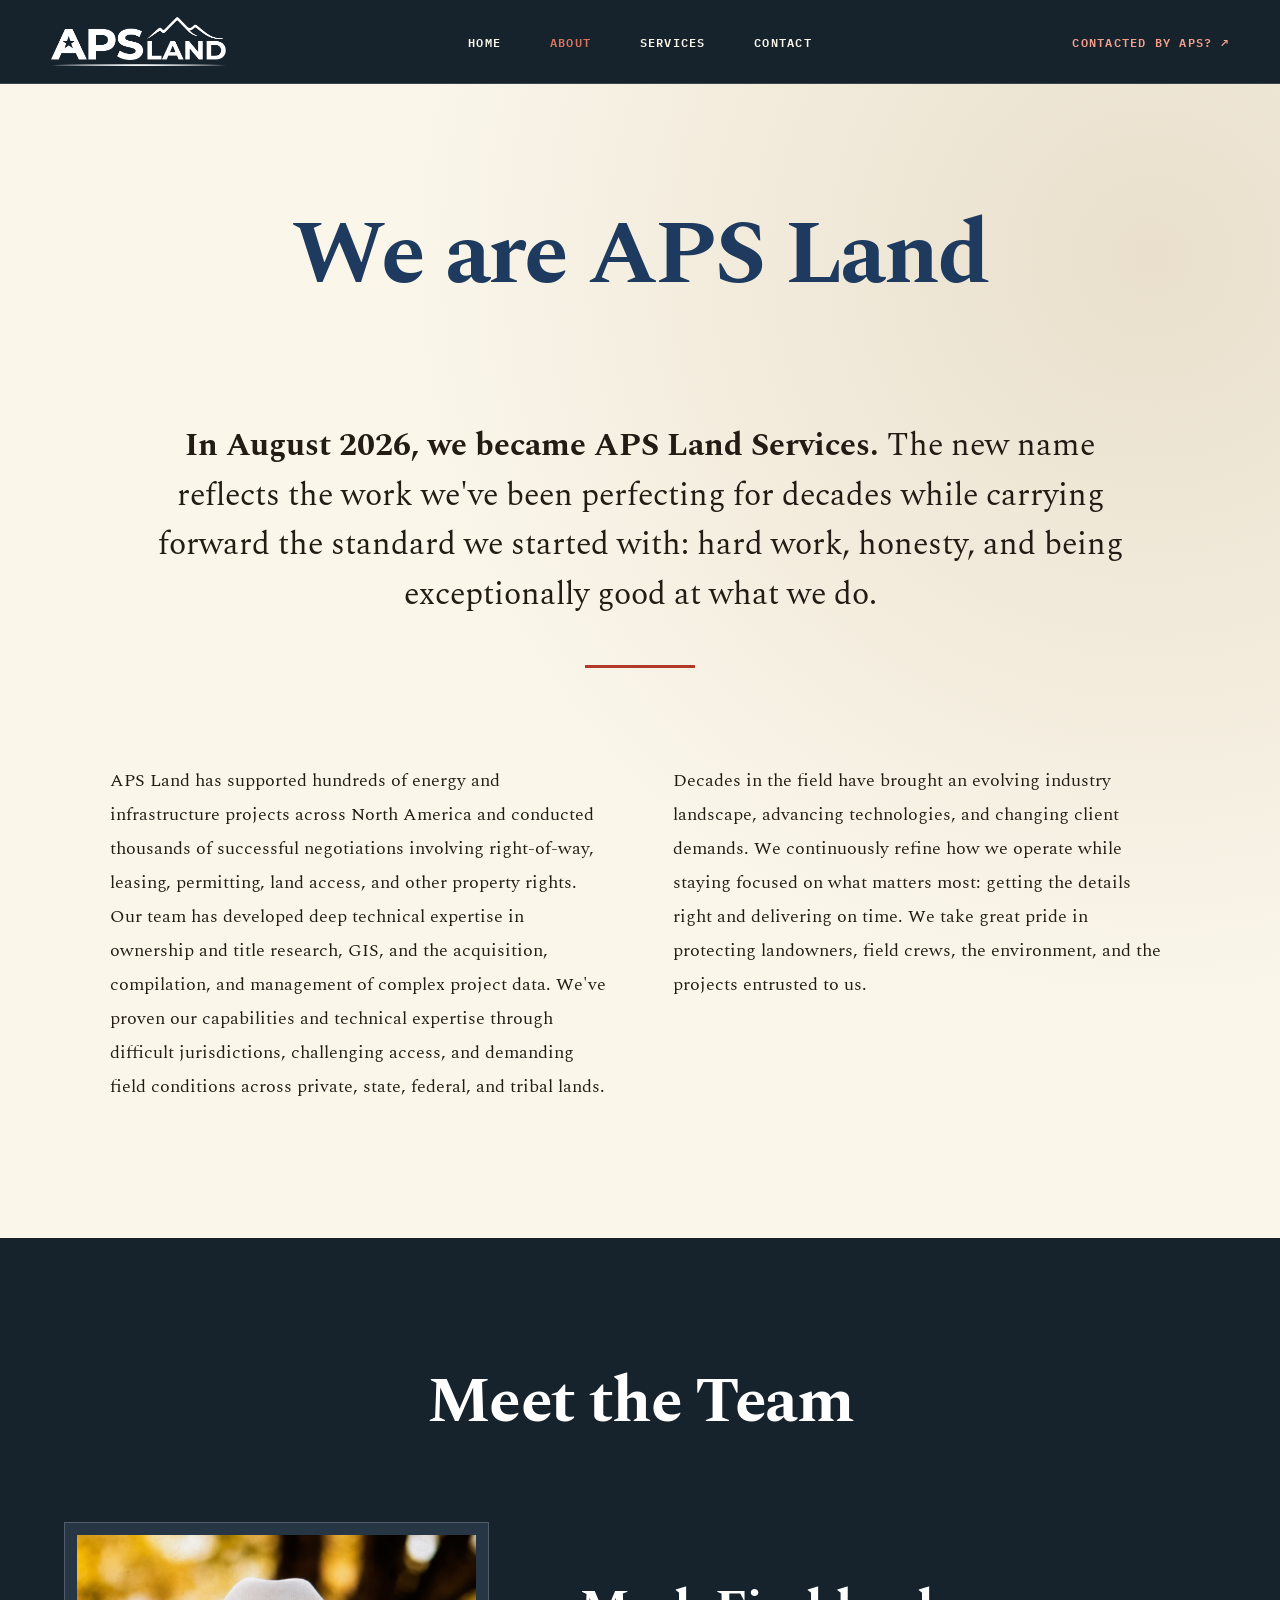
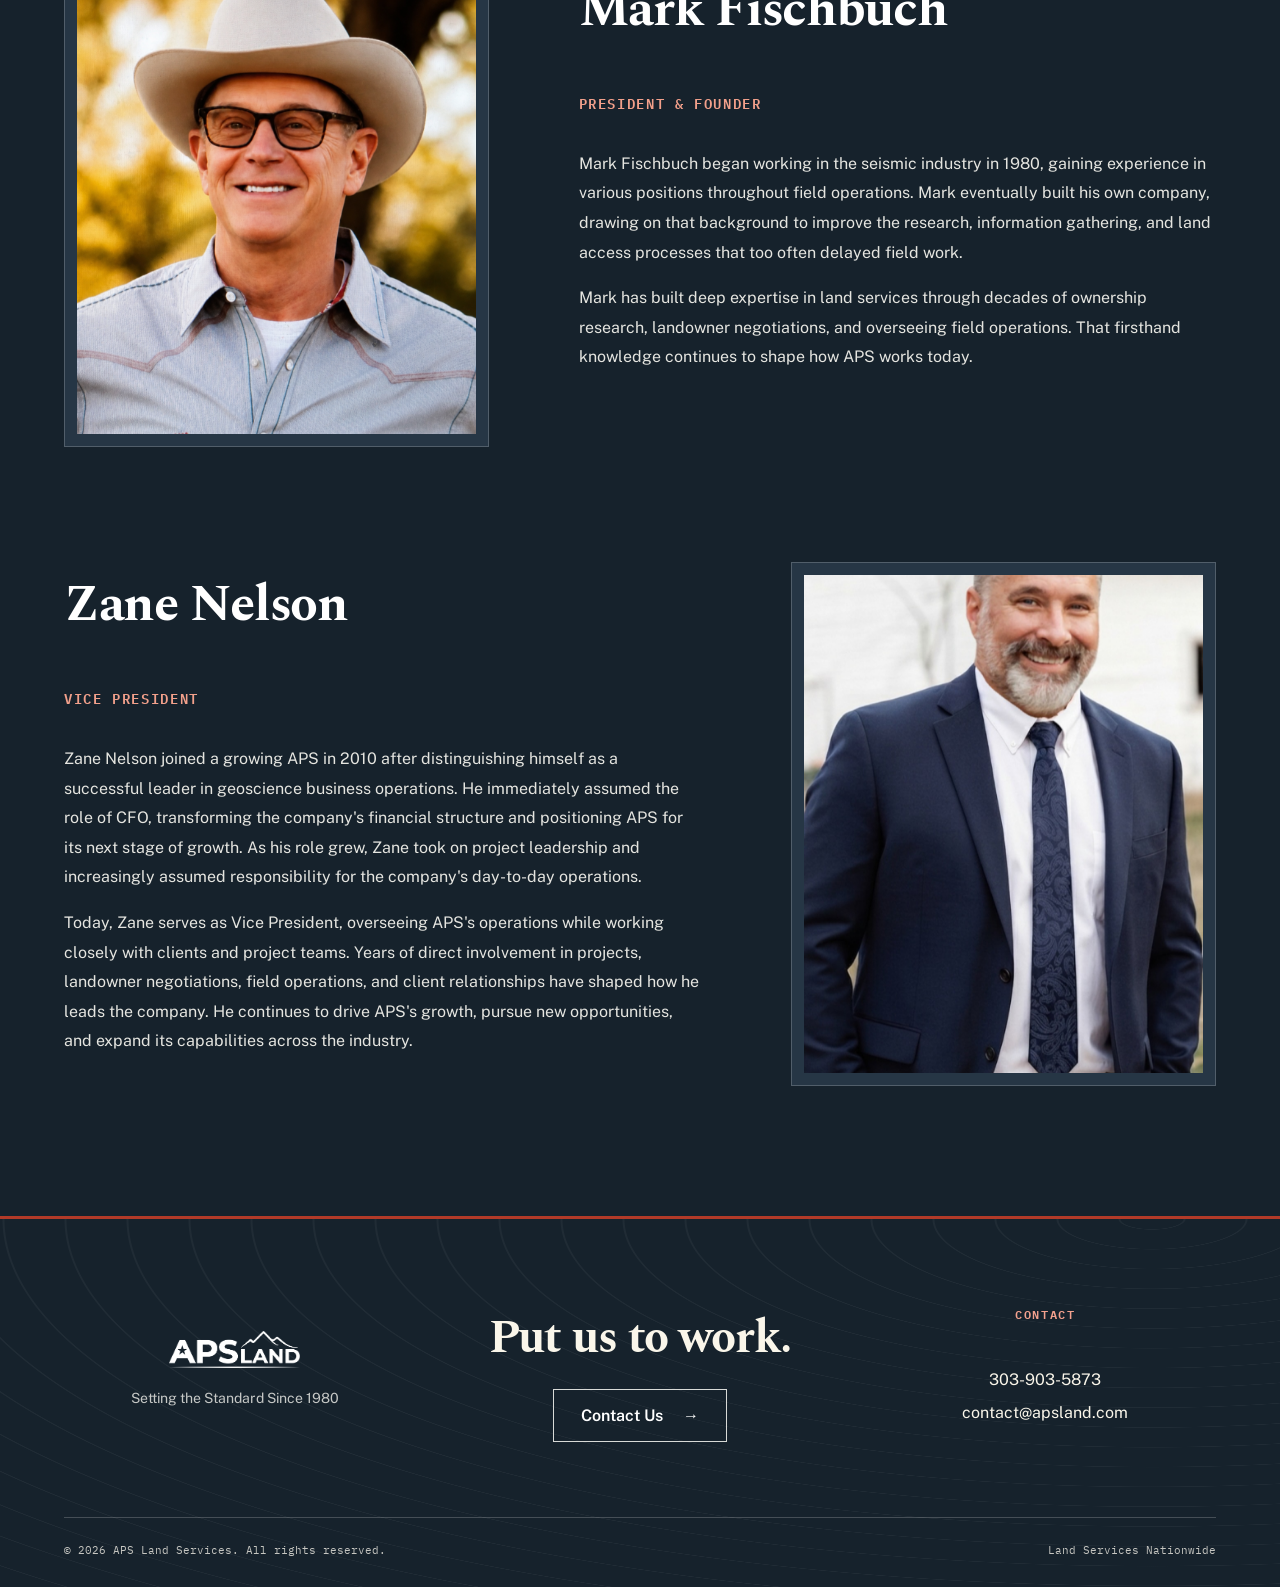
<file: about.html>
<!doctype html><html lang="en"><head><meta charset="utf-8"><meta name="viewport" content="width=device-width,initial-scale=1"><meta name="theme-color" content="#16222c"><link rel="icon" href="assets/favicons/favicon.ico" sizes="any"><link rel="icon" type="image/png" sizes="32x32" href="assets/favicons/favicon-32x32.png"><link rel="icon" type="image/png" sizes="16x16" href="assets/favicons/favicon-16x16.png"><link rel="apple-touch-icon" sizes="180x180" href="assets/favicons/apple-touch-icon.png"><link rel="manifest" href="assets/favicons/site.webmanifest"><title>About Us | APS Land Services</title><meta name="description" content="Meet the team behind APS Land Services and learn how decades of firsthand experience shape the work we do today."><link rel="preconnect" href="https://fonts.googleapis.com"><link rel="preconnect" href="https://fonts.gstatic.com" crossorigin><link href="https://fonts.googleapis.com/css2?family=Spectral:ital,wght@0,400;0,500;0,600;0,700;1,400;1,500&family=Public+Sans:wght@400;500;600;700&family=IBM+Plex+Mono:wght@400;500;600&display=swap" rel="stylesheet"><link rel="stylesheet" href="css/styles.css"><link rel="stylesheet" href="css/about.css"></head><body class="page-about"><nav class="site-nav" aria-label="Primary navigation"><div class="nav-inner"><a class="nav-logo" href="index.html" aria-label="APS Land Services home"><img src="assets/branding/APSLand_Logo_cropped.png" alt="APS Land Services"></a><div class="nav-links" id="navLinks"><a href="index.html">Home</a><a href="about.html">About</a><a href="services.html">Services</a><a href="contact.html">Contact</a></div><a class="nav-landowner" href="contact.html">Contacted by APS? <span aria-hidden="true">↗</span></a><button class="nav-toggle" aria-label="Open navigation" aria-controls="navLinks" aria-expanded="false"><span></span><span></span><span></span></button></div></nav><div class="page-content"><section class="about-stage" id="about-stage">
<div class="about-stage-inner">
<div class="shell">
<div class="about-stage-content">
<div class="stage-intro">
<div class="about-heading">
<h1>We are APS Land</h1>
</div>
<p class="rebrand-lead">
<span class="rebrand-intro">In August 2026, we became APS Land Services.</span> The new name reflects the work we've been perfecting for decades while carrying forward the standard we started with: hard work, honesty, and being exceptionally good at what we do.
          </p>
<div aria-hidden="true" class="stage-rule"></div>
</div>
<div class="proof-block">
<p class="proof-paragraph">
            APS Land has supported hundreds of energy and infrastructure projects across North America and conducted thousands of successful negotiations involving right-of-way, leasing, permitting, land access, and other property rights. Our team has developed deep technical expertise in ownership and title research, GIS, and the acquisition, compilation, and management of complex project data. We've proven our capabilities and technical expertise through difficult jurisdictions, challenging access, and demanding field conditions across private, state, federal, and tribal lands.
          </p>
<p class="proof-paragraph">
            Decades in the field have brought an evolving industry landscape, advancing technologies, and changing client demands. We continuously refine how we operate while staying focused on what matters most: getting the details right and delivering on time. We take great pride in protecting landowners, field crews, the environment, and the projects entrusted to us.
          </p>
</div>
</div>
</div>
</div>
</section>
<section class="team-section" id="team">
<div class="shell">
<div class="team-heading">
<h2>Meet the Team</h2>
</div>
<div class="team-list">
<article class="team-profile">
<div class="team-photo-frame">
<img alt="Mark Fischbuch, President &amp; Founder" loading="lazy" src="assets/images/mark_photo1.png"/>
</div>
<div class="team-profile-content">
<h3>Mark Fischbuch</h3>
<span class="team-role">President &amp; Founder</span>
<p class="team-bio">Mark Fischbuch began working in the seismic industry in 1980, gaining experience in various positions throughout field operations. Mark eventually built his own company, drawing on that background to improve the research, information gathering, and land access processes that too often delayed field work.</p>
<p class="team-bio">Mark has built deep expertise in land services through decades of ownership research, landowner negotiations, and overseeing field operations. That firsthand knowledge continues to shape how APS works today.</p>
</div>
</article>
<article class="team-profile">
<div class="team-photo-frame">
<img alt="Zane Nelson, Vice President" loading="lazy" src="assets/images/zane_photo1.jpg"/>
</div>
<div class="team-profile-content">
<h3>Zane Nelson</h3>
<span class="team-role">Vice President</span>
<p class="team-bio">Zane Nelson joined a growing APS in 2010 after distinguishing himself as a successful leader in geoscience business operations. He immediately assumed the role of CFO, transforming the company's financial structure and positioning APS for its next stage of growth. As his role grew, Zane took on project leadership and increasingly assumed responsibility for the company's day-to-day operations.</p>
<p class="team-bio">Today, Zane serves as Vice President, overseeing APS's operations while working closely with clients and project teams. Years of direct involvement in projects, landowner negotiations, field operations, and client relationships have shaped how he leads the company. He continues to drive APS's growth, pursue new opportunities, and expand its capabilities across the industry.</p>
</div>
</article>
</div>
</div>
</section>
<footer class="site-footer">
<div class="shell">
<div class="footer-grid">
<div class="col-brand footer-brand">
<img alt="APS Land Services" class="footer-logo-img" decoding="async" src="assets/branding/APSLand_Logo_cropped.png"/>
<span class="footer-brand-fallback" id="footerLogoFallback">
            APS Land Services
          </span>
<p>Setting the Standard Since 1980</p>
</div>
<div class="footer-cta">
<h2>Put us to work.</h2>
<div class="cta-actions">
<a class="cta-btn" href="contact.html">
              Contact Us
              <span class="arrow">→</span>
</a>
</div>
</div>
<div class="col-contact">
<h4 class="contact-header">Contact</h4>
<ul class="contact-list">
<li>
<a class="contact-link" href="tel:+13039035873">
                303-903-5873
              </a>
</li>
<li>
<a class="contact-link" href="mailto:contact@apsland.com">
                contact@apsland.com
              </a>
</li>
</ul>
</div>
</div>
<div class="footer-bottom">
<span>© 2026 APS Land Services. All rights reserved.</span>
<span>Land Services Nationwide</span>
</div>
</div>
</footer></div><script src="js/main.js" defer></script></body></html>
</file>
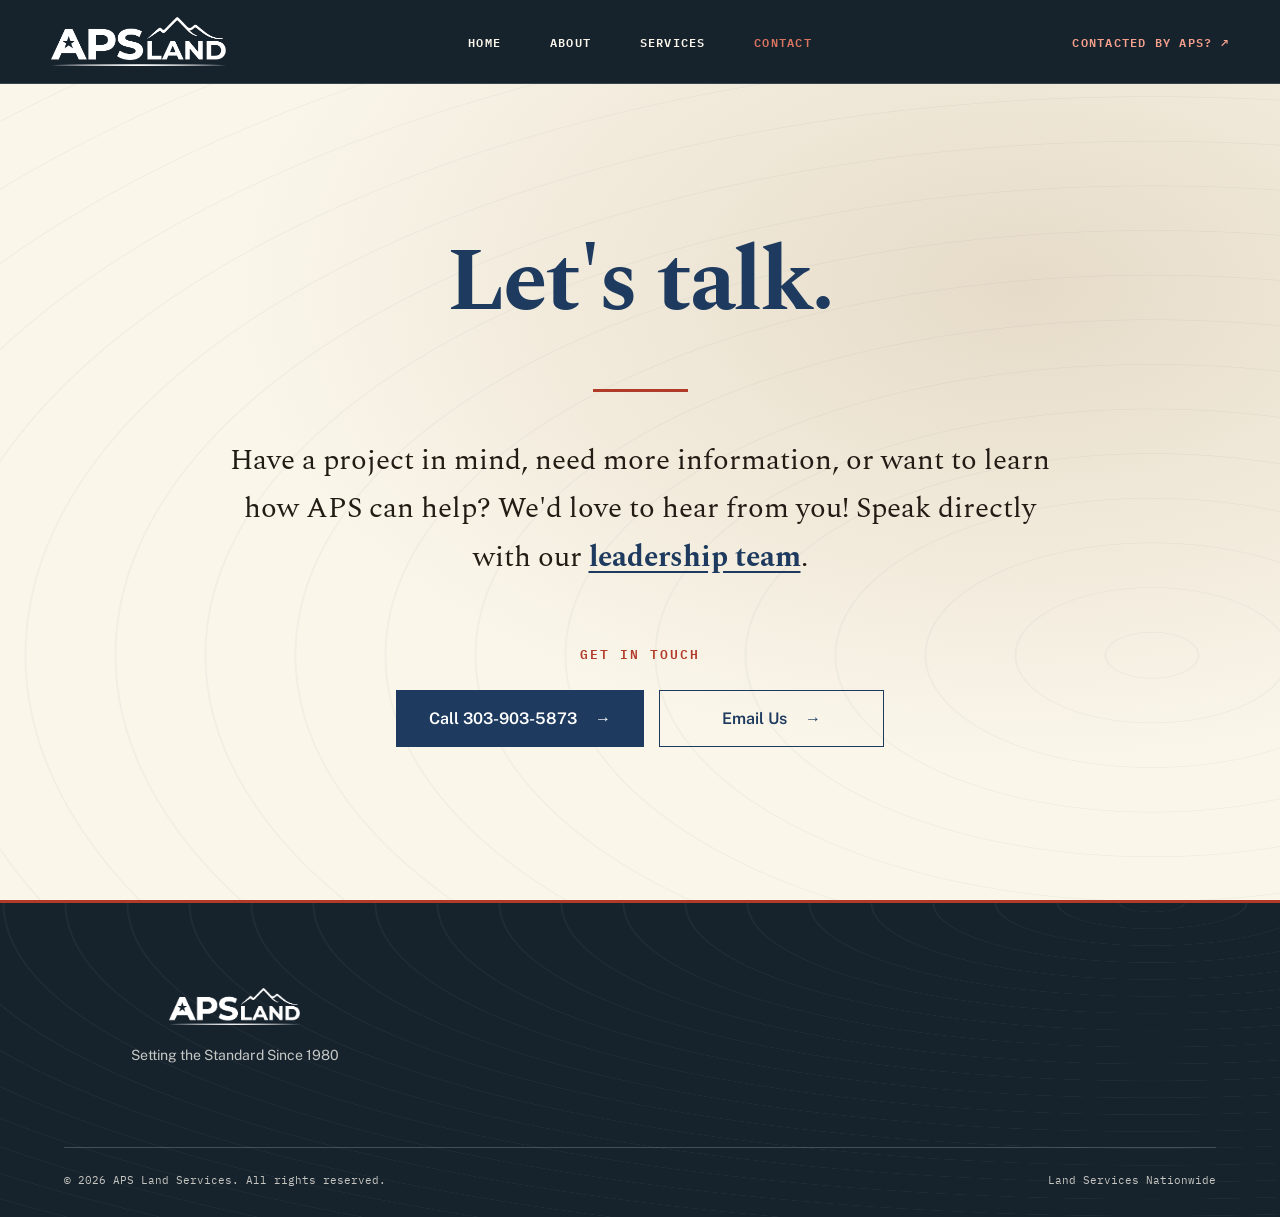
<file: contact.html>
<!doctype html><html lang="en"><head><meta charset="utf-8"><meta name="viewport" content="width=device-width,initial-scale=1"><meta name="theme-color" content="#16222c"><link rel="icon" href="assets/favicons/favicon.ico" sizes="any"><link rel="icon" type="image/png" sizes="32x32" href="assets/favicons/favicon-32x32.png"><link rel="icon" type="image/png" sizes="16x16" href="assets/favicons/favicon-16x16.png"><link rel="apple-touch-icon" sizes="180x180" href="assets/favicons/apple-touch-icon.png"><link rel="manifest" href="assets/favicons/site.webmanifest"><title>Contact Us | APS Land Services</title><meta name="description" content="Connect with APS leadership — we&#x27;re happy to consult or answer questions at any point in the process."><link rel="preconnect" href="https://fonts.googleapis.com"><link rel="preconnect" href="https://fonts.gstatic.com" crossorigin><link href="https://fonts.googleapis.com/css2?family=Spectral:ital,wght@0,400;0,500;0,600;0,700;1,400;1,500&family=Public+Sans:wght@400;500;600;700&family=IBM+Plex+Mono:wght@400;500;600&display=swap" rel="stylesheet"><link rel="stylesheet" href="css/styles.css"><link rel="stylesheet" href="css/contact.css"></head><body class="page-contact"><nav class="site-nav" aria-label="Primary navigation"><div class="nav-inner"><a class="nav-logo" href="index.html" aria-label="APS Land Services home"><img src="assets/branding/APSLand_Logo_cropped.png" alt="APS Land Services"></a><div class="nav-links" id="navLinks"><a href="index.html">Home</a><a href="about.html">About</a><a href="services.html">Services</a><a href="contact.html">Contact</a></div><a class="nav-landowner" href="contact.html">Contacted by APS? <span aria-hidden="true">↗</span></a><button class="nav-toggle" aria-label="Open navigation" aria-controls="navLinks" aria-expanded="false"><span></span><span></span><span></span></button></div></nav><div class="page-content"><main class="contact-page">
<header class="contact-hero shell">
<h1>Let's talk.</h1>
<div class="contact-hero-rule"></div>
<p class="contact-hero-copy">
        Have a project in mind, need more information, or want to learn how APS can help?
        We'd love to hear from you! Speak directly with our <strong><a class="leadership-link" href="about.html#team">leadership team</a></strong>.
      </p>
<div class="contact-section">
<div class="contact-pillar">
<span class="contact-lead">Get in Touch</span>
<div class="contact-methods">
<a class="contact-btn" href="tel:+13039035873">
              Call 303-903-5873
              <span class="arrow">→</span>
</a>
<a class="contact-btn contact-btn-secondary" href="mailto:contact@apsland.com">
              Email Us
              <span class="arrow">→</span>
</a>
</div>
</div>
</div>
</header>
</main>
<footer class="site-footer">
<div class="shell">
<div class="footer-grid">
<div class="footer-brand">
<img alt="APS Land Services" class="footer-logo-img" decoding="async" src="assets/branding/APSLand_Logo_cropped.png"/>
<span class="footer-brand-fallback" id="footerLogoFallback">
            APS Land Services
          </span>
<p>Setting the Standard Since 1980</p>
</div>
</div>
<div class="footer-bottom">
<span>© 2026 APS Land Services. All rights reserved.</span>
<span>Land Services Nationwide</span>
</div>
</div>
</footer></div><script src="js/main.js" defer></script></body></html>
</file>
<file: css/styles.css>
:root{--navy:#1e3b5f;--deep:#16222c;--paper:#faf6ea;--light:#fffdf7;--clay:#b23a28;--rust:#d9755f;--ink:#221c15;--muted:#615b53;--line:rgba(30,59,95,.2);--serif:'Spectral',Georgia,serif;--sans:'Public Sans',Arial,sans-serif;--mono:'IBM Plex Mono',monospace;--shell:1440px;--nav-h:84px}*{box-sizing:border-box}html{scroll-behavior:smooth;scroll-padding-top:100px}body{margin:0;background:var(--paper);color:var(--ink);font-family:var(--sans);overflow-x:hidden;-webkit-font-smoothing:antialiased}a{color:inherit;text-decoration:none}button{font:inherit}img{max-width:100%;display:block}h1,h2,h3,h4,p{margin-top:0}h1,h2,h3{font-family:var(--serif);letter-spacing:-.025em}h1{font-size:clamp(3.4rem,7vw,7.4rem);line-height:1.02}h2{font-size:clamp(2.5rem,5vw,5rem);line-height:1.08}h3{font-size:clamp(1.6rem,2.6vw,2.5rem);line-height:1.15}p{line-height:1.75}::selection{background:var(--clay);color:white}:focus-visible{outline:3px solid var(--rust);outline-offset:4px}.shell{max-width:var(--shell);margin-inline:auto;padding-inline:clamp(24px,5vw,84px)}.page-content{padding-top:var(--nav-h)}.site-nav{height:var(--nav-h);background:var(--deep);color:var(--paper);position:fixed;z-index:200;top:0;left:0;right:0;border-bottom:1px solid rgba(255,255,255,.15)}.nav-inner{height:100%;max-width:1600px;margin:auto;padding:0 clamp(20px,4vw,64px);display:grid;grid-template-columns:220px 1fr 220px;align-items:center;gap:30px}.nav-logo img{width:175px;max-height:50px;object-fit:contain;filter:brightness(0) invert(1)}.nav-links{display:flex;justify-content:center;gap:clamp(20px,3.8vw,62px)}.nav-links a,.nav-landowner{font:600 .77rem var(--mono);letter-spacing:.1em;text-transform:uppercase;transition:color .2s}.nav-links a:hover,.nav-links a.active,.nav-landowner:hover{color:var(--rust)}.nav-landowner{justify-self:end;color:#f4a08c;white-space:nowrap}.nav-toggle{display:none;background:none;border:0;padding:10px;cursor:pointer}.nav-toggle span{display:block;width:24px;height:2px;margin:5px;background:white}.site-footer{background:var(--deep);color:var(--paper);border-top:3px solid var(--clay);padding:85px 0 30px;position:relative}.site-footer:before{content:'';position:absolute;inset:0;pointer-events:none;background:repeating-radial-gradient(ellipse at 90% 0%,transparent 0 31px,rgba(255,255,255,.045) 32px 33px,transparent 34px 62px)}.footer-grid{position:relative;display:grid;grid-template-columns:1fr 1.2fr 1fr;gap:30px;align-items:center;text-align:center;padding-bottom:65px;border-bottom:1px solid rgba(255,255,255,.2)}.footer-brand,.footer-cta,.col-contact{display:flex;flex-direction:column;align-items:center;justify-content:center}.footer-logo-img{height:37px;width:auto;filter:brightness(0) invert(1);margin-bottom:18px}.footer-brand-fallback{display:none}.footer-brand p{font-size:.88rem;color:#c7c9c7}.footer-cta h2{font-size:clamp(2rem,3.6vw,3.7rem);margin-bottom:25px}.cta-btn{display:inline-flex;padding:16px 27px;border:1px solid #d8dad7;color:white;gap:20px;align-items:center;font-weight:600;transition:.25s}.cta-btn:hover{background:var(--clay);border-color:var(--clay)}.col-contact h4{font:600 .72rem var(--mono);letter-spacing:.14em;text-transform:uppercase;color:#f3a18e}.contact-list{padding:0;list-style:none}.contact-list li{margin:14px 0}.contact-link:hover{color:#f3a18e}.footer-bottom{display:flex;justify-content:space-between;padding-top:25px;font:400 .7rem var(--mono);color:#c6c6c1}.page-content section{position:relative}.page-content section:target{scroll-margin-top:100px}.page-content .reveal{opacity:1}.section-kicker{font:600 .75rem var(--mono);letter-spacing:.15em;text-transform:uppercase;color:var(--clay)}@media(max-width:900px){:root{--nav-h:68px}.nav-inner{grid-template-columns:1fr auto;gap:15px}.nav-logo img{width:145px}.nav-toggle{display:block;grid-column:2;grid-row:1}.nav-landowner{display:none}.nav-links{display:none;position:absolute;top:var(--nav-h);left:0;right:0;background:var(--deep);padding:22px 25px 30px;flex-direction:column;align-items:center;gap:22px;border-bottom:2px solid var(--clay)}.nav-links.open{display:flex}.footer-grid{grid-template-columns:1fr;gap:45px}.footer-bottom{flex-direction:column;align-items:center;gap:10px;text-align:center}.shell{padding-inline:22px}}@media(prefers-reduced-motion:reduce){html{scroll-behavior:auto}*,*:before,*:after{animation-duration:.01ms!important;transition-duration:.01ms!important}}
</file>
<file: css/about.css>
.about-stage{padding:125px 0 115px;background:radial-gradient(circle at 90% 15%,#e9dfcc,transparent 50%),var(--paper)}.about-stage-content{max-width:1120px;margin:auto}.stage-intro{text-align:center;min-height:460px;display:flex;flex-direction:column;align-items:center;justify-content:center}.about-heading h1{color:var(--navy)}.rebrand-lead{font:400 clamp(1.5rem,2.5vw,2.45rem)/1.55 var(--serif);margin:45px auto;max-width:1000px}.rebrand-intro{font-weight:700}.stage-rule{height:3px;width:110px;background:var(--clay);margin:0 auto}.proof-block{max-width:1060px;margin:95px auto 0;display:grid;grid-template-columns:1fr 1fr;gap:65px}.proof-paragraph{font:400 clamp(1.15rem,1.4vw,1.35rem)/1.85 var(--serif)}.team-section{background:var(--deep);color:white;padding:130px 0}.team-heading{text-align:center;margin-bottom:85px}.team-heading h2{color:white}.team-list{display:grid;gap:115px}.team-profile{display:grid;grid-template-columns:minmax(270px,.8fr) 1.2fr;gap:clamp(40px,7vw,120px);align-items:center;max-width:1200px;margin:auto}.team-profile:nth-child(even){grid-template-columns:1.2fr minmax(270px,.8fr)}.team-profile:nth-child(even) .team-photo-frame{grid-column:2;grid-row:1}.team-profile:nth-child(even) .team-profile-content{grid-column:1;grid-row:1}.team-photo-frame{position:relative;border:1px solid rgba(255,255,255,.2);padding:12px;background:#263645}.team-photo-frame:after{content:'';position:absolute;inset:26px -16px -16px 26px;border:1px solid #b76a53;z-index:-1}.team-photo-frame img{width:100%;aspect-ratio:4/5;object-fit:cover}.team-profile-content h3{font-size:clamp(2.3rem,4vw,4.2rem);color:white}.team-role{display:block;color:#f2a08b;text-transform:uppercase;letter-spacing:.12em;font:600 .85rem var(--mono);margin:15px 0 35px}.team-bio{font-size:clamp(1rem,1.2vw,1.16rem);line-height:1.85;color:#e5e5e0}@media(max-width:750px){.about-stage{padding:75px 0}.stage-intro{min-height:0}.rebrand-lead{font-size:1.4rem}.proof-block{grid-template-columns:1fr;gap:20px;margin-top:60px}.team-section{padding:85px 0}.team-heading{margin-bottom:50px}.team-list{gap:80px}.team-profile,.team-profile:nth-child(even){display:flex;flex-direction:column;gap:30px}.team-profile:nth-child(even) .team-photo-frame,.team-profile:nth-child(even) .team-profile-content{grid-column:auto;grid-row:auto}.team-photo-frame{width:min(100%,400px)}.team-profile-content{width:100%}}
</file>
<file: css/contact.css>
.contact-page{min-height:calc(100svh - var(--nav-h));display:flex;align-items:center;justify-content:center;position:relative;background:radial-gradient(ellipse at 80% 25%,#e6dbc8,transparent 55%),var(--paper)}.contact-page:before{content:'';position:absolute;inset:0;pointer-events:none;opacity:.5;background:repeating-radial-gradient(ellipse at 90% 70%,transparent 0 45px,rgba(30,59,95,.08) 46px 47px,transparent 48px 90px)}.contact-hero{width:100%;padding-top:110px;padding-bottom:110px;text-align:center;position:relative}.contact-hero h1{color:var(--navy)}.contact-hero-rule{width:95px;height:3px;background:var(--clay);margin:30px auto}.contact-hero-copy{font:400 clamp(1.4rem,2.3vw,2.15rem)/1.65 var(--serif);max-width:830px;margin:45px auto}.leadership-link{color:var(--navy);text-decoration:underline;text-underline-offset:5px}.contact-section{margin-top:60px}.contact-lead{font:600 .8rem var(--mono);text-transform:uppercase;letter-spacing:.15em;color:var(--clay)}.contact-methods{display:flex;gap:15px;justify-content:center;margin-top:25px}.contact-btn{display:inline-flex;justify-content:center;gap:18px;align-items:center;padding:18px 32px;background:var(--navy);border:1px solid var(--navy);color:white;font-weight:600;min-width:225px;transition:.2s}.contact-btn:hover{background:var(--clay);border-color:var(--clay)}.contact-btn-secondary{background:transparent;color:var(--navy)}.contact-btn-secondary:hover{color:white}@media(max-width:600px){.contact-hero{padding-top:80px;padding-bottom:85px}.contact-hero-copy{font-size:1.35rem}.contact-methods{flex-direction:column;align-items:stretch}.contact-btn{width:100%}}
</file>
